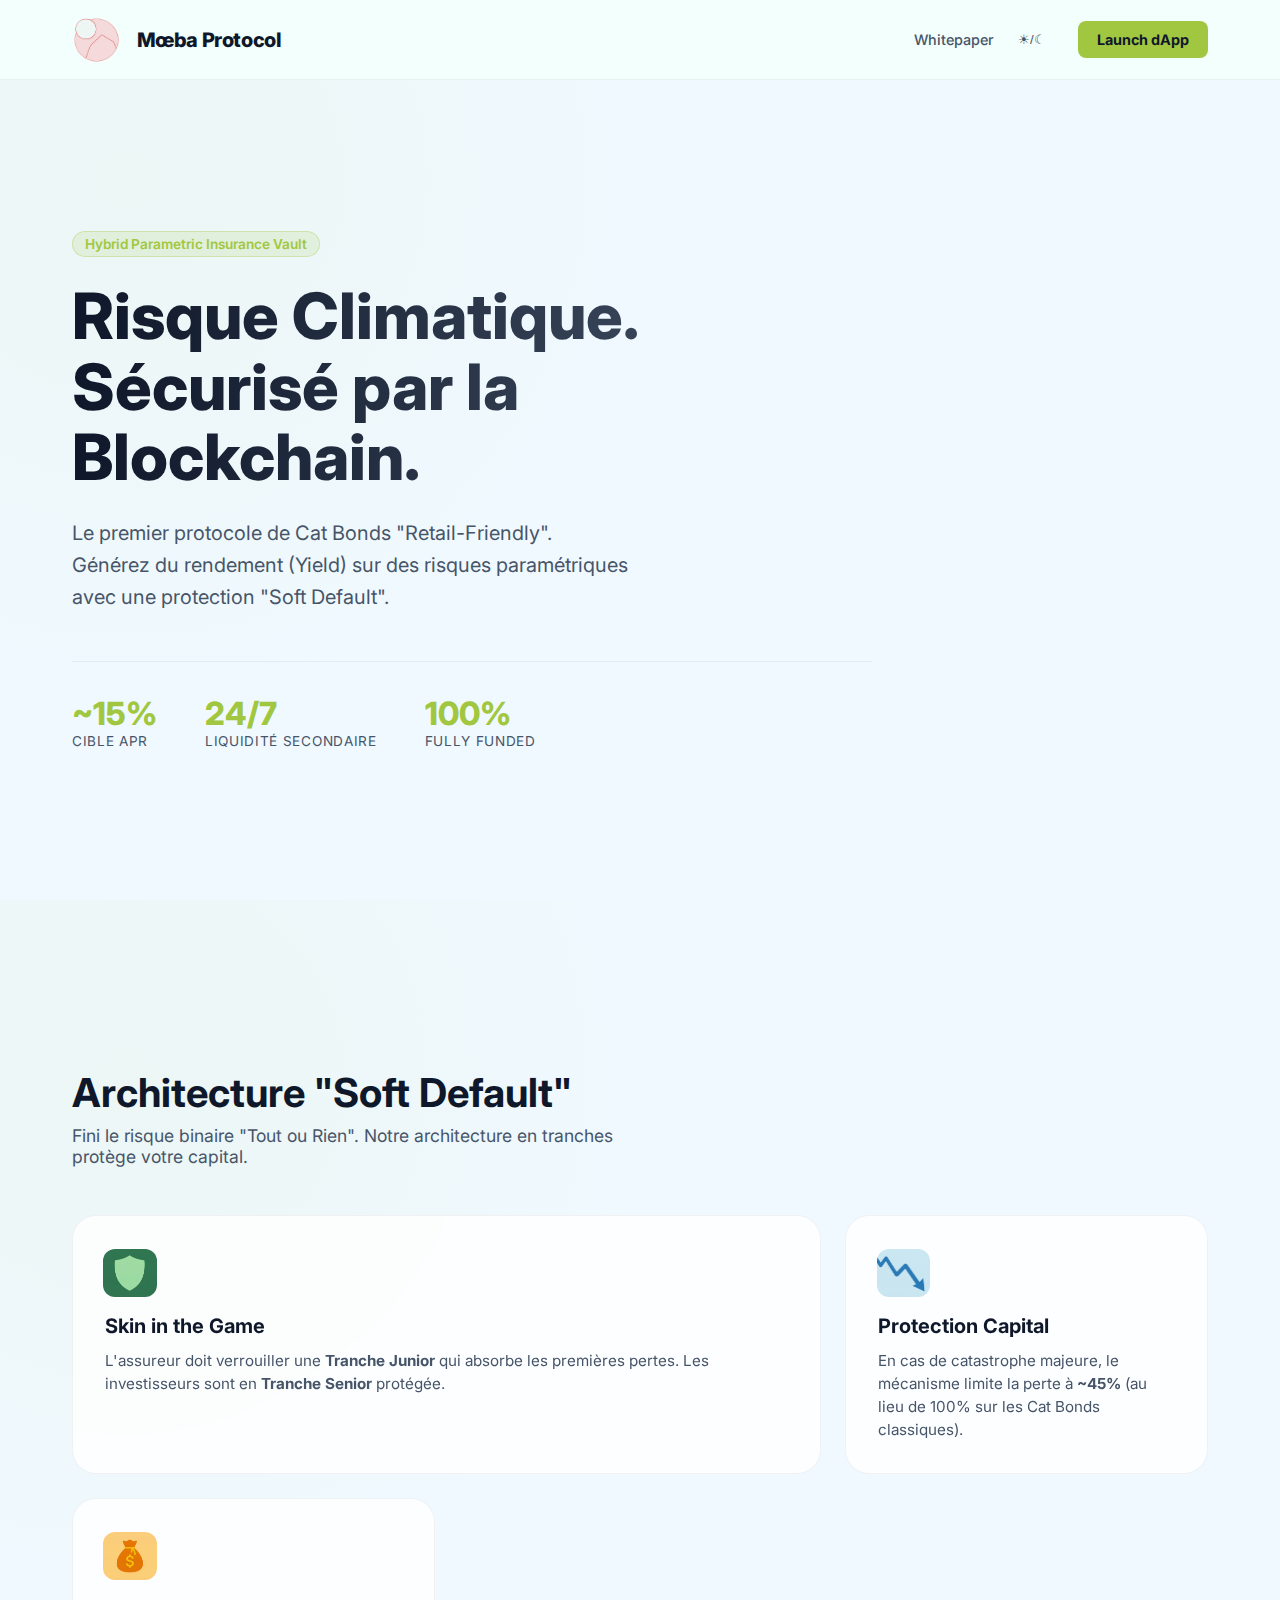
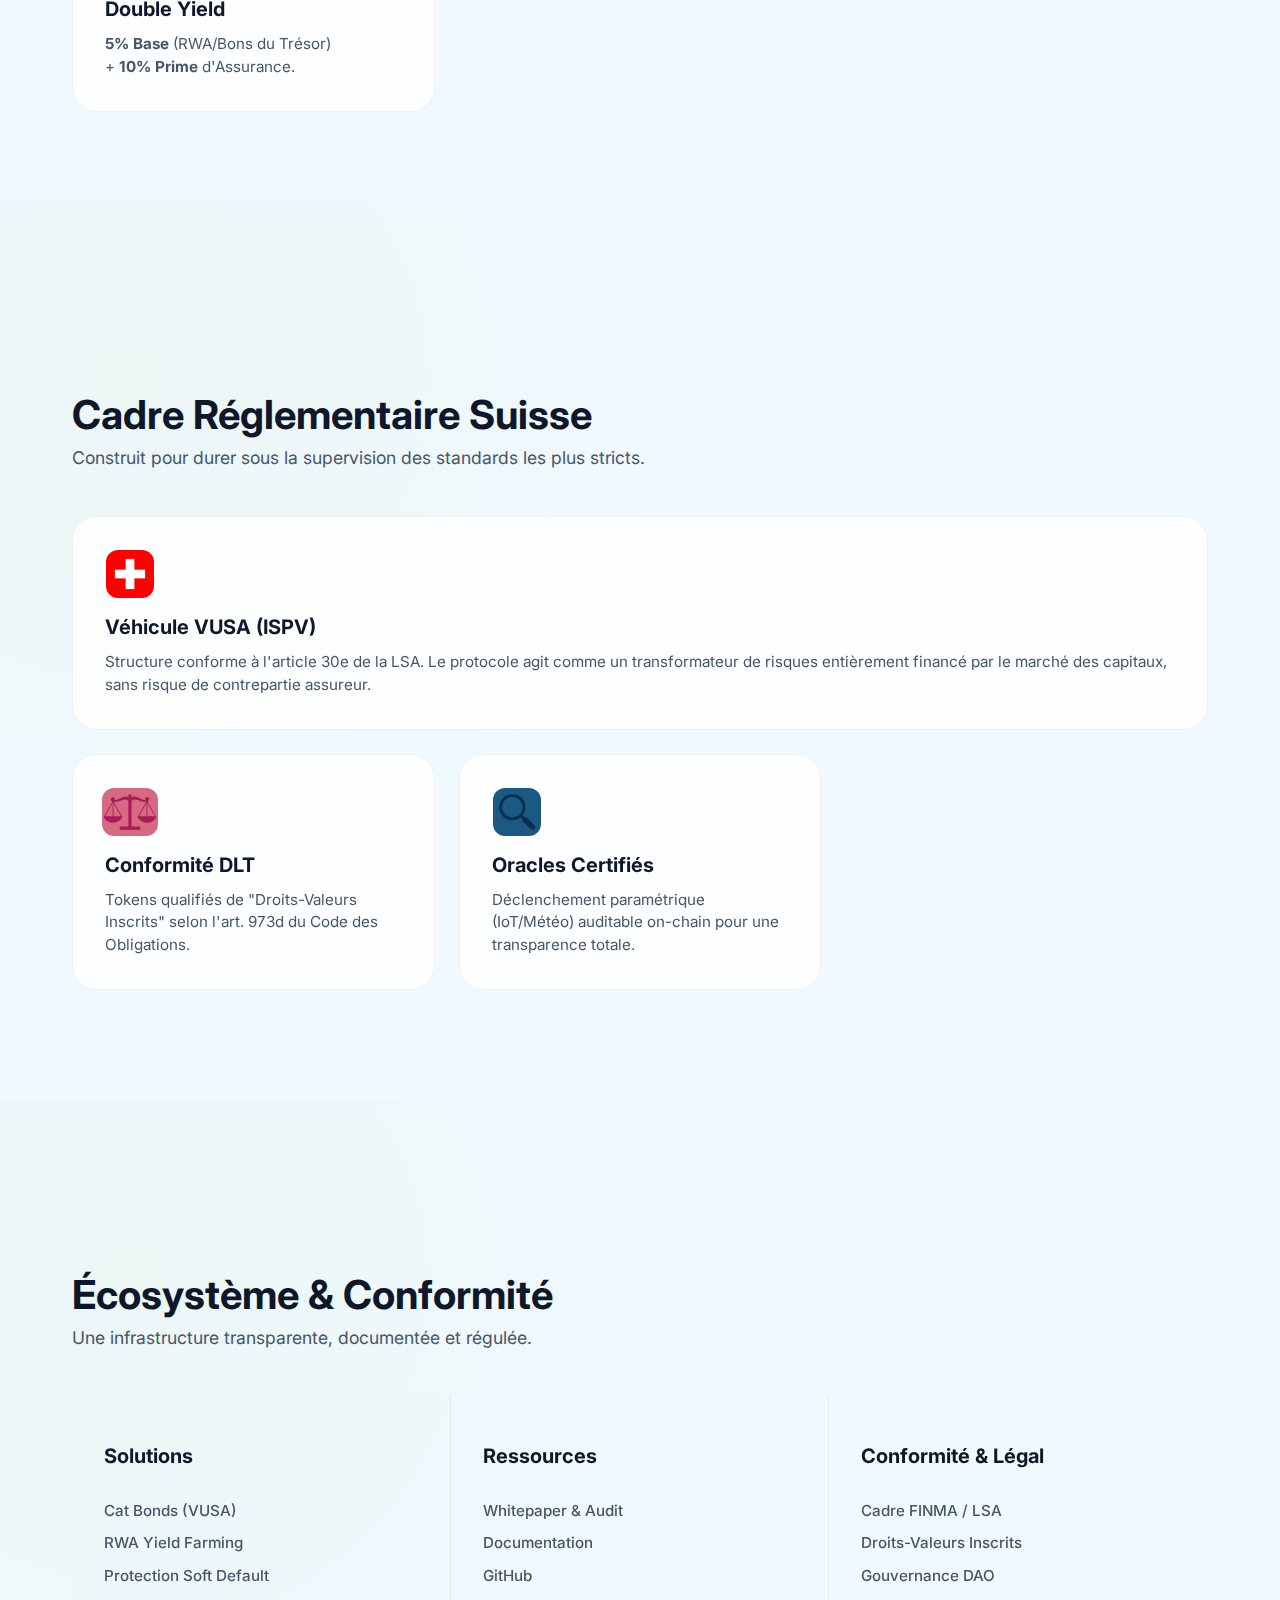
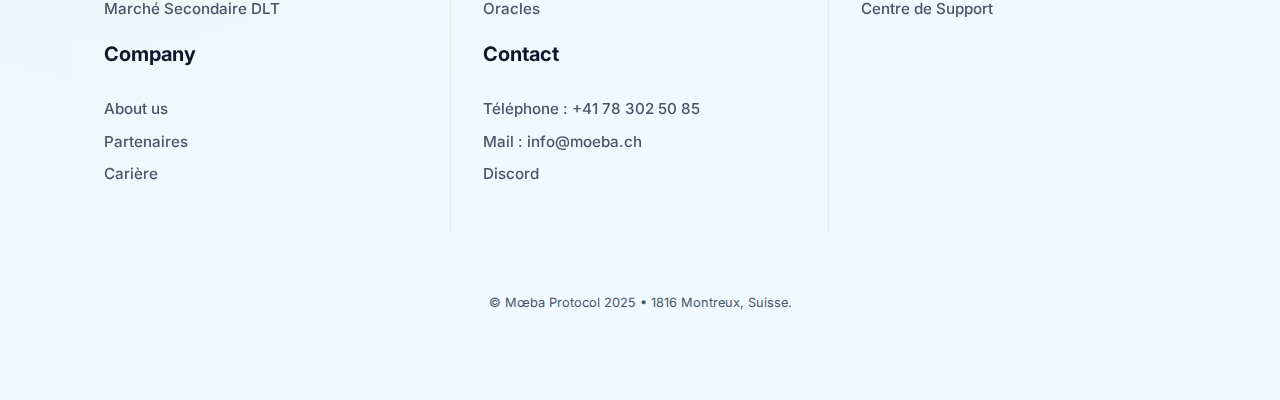
<file: index.html>
<!doctype html>
<html lang="fr">
    <head>
        <meta charset="utf-8">
        <meta name="viewport" content="width=device-width,initial-scale=1">
        <title>Mœba Protocol - Parametric Insurance</title>

        <!-- Favicon -->
        <link rel="icon" href="img/homeMadeLogo.png" type="image/jpeg">

        <!-- Fonts Google (Inter) -->
        <link rel="preconnect" href="https://fonts.googleapis.com">
        <link rel="preconnect" href="https://fonts.gstatic.com" crossorigin>
        <link href="https://fonts.googleapis.com/css2?family=Inter:wght@300;400;600;800&display=swap" rel="stylesheet">

        <link rel="stylesheet" href="static/css/index.css">
    </head>

    <body>
        <!-- Overlay pour l'effet modal -->
        <div class="modal-overlay" id="modalOverlay"></div>

        <!-- PAGE 1 : HERO & ACCROCHE -->
        <section class="page page-hero">
            <header class="site-header">
                <nav class="nav">
                    <div class="nav-brand">
                      <img src="img/homeMadeLogo.png" alt="MOEBA" class="logo-img"/>
                      <span class="logo-text">Mœba Protocol</span>
                    </div>
                    <div class="nav-actions">
                        <a class="nav-link" href="https://github.com/leobtlh/moeba_protocol/blob/main/doc/whitepaper.md">Whitepaper</a>
                        <button class="nav-btn-icon" id="themeSwitch">☀/☾</button>
                        <a class="btn-primary" href="app/app.html" target="_blank">Launch dApp</a>
                    </div>
                </nav>
            </header>

            <main class="content-wrapper">
                <div class="hero-content">
                    <div class="badge">Hybrid Parametric Insurance Vault</div>
                    <h1 class="main-title">Risque Climatique.<br>Sécurisé par la Blockchain.</h1>
                    <p class="subtitle">
                        Le premier protocole de Cat Bonds "Retail-Friendly".<br>
                        Générez du rendement (Yield) sur des risques paramétriques avec une protection "Soft Default".
                    </p>

                    <div class="stats-row">
                        <div class="stat-item">
                            <span class="stat-value">~15%</span>
                            <span class="stat-label">Cible APR</span>
                        </div>
                        <div class="stat-item">
                            <span class="stat-value">24/7</span>
                            <span class="stat-label">Liquidité Secondaire</span>
                        </div>
                        <div class="stat-item">
                            <span class="stat-value">100%</span>
                            <span class="stat-label">Fully Funded</span>
                        </div>
                    </div>
                </div>
            </main>
        </section>

        <!-- PAGE 2 : LE MÉCANISME (MATHS & README) -->
        <section class="page page-tech">
            <main class="content-wrapper">
                <h2 class="section-title">Architecture "Soft Default"</h2>
                <p class="section-desc">Fini le risque binaire "Tout ou Rien". Notre architecture en tranches protège votre capital.</p>

                <div class="bento-grid">
                    <!-- Carte 1 : Tranches -->
                    <article class="card card-large" data-card="1">
                        <div class="card-header">
                            <div class="card-icon"><img src="img/greenShield.png" alt="GREEN_SHIELD" class="logo-img"/></div>
                            <button class="close-btn" aria-label="Fermer">×</button>
                        </div>
                        <h3>Skin in the Game</h3>
                        <p>L'assureur doit verrouiller une <strong>Tranche Junior</strong> qui absorbe les premières pertes. Les investisseurs sont en <strong>Tranche Senior</strong> protégée.</p>

                        <!-- Détails cachés (Source: README.md / UserStories.md) -->
                        <div class="card-details">
                            <h4>Mécanisme de Tranches</h4>
                            <p>Pour aligner les intérêts, l'assureur (Sponsor) dépose <strong>10% du capital (4M$)</strong> en Tranche Junior. C'est du capital "First Loss".</p>
                            <p>Les investisseurs apportent les <strong>90% restants (36M$)</strong> en Tranche Senior. En cas de sinistre mineur, seule la part de l'assureur est touchée. Votre capital n'est entamé que si le sinistre dépasse le coussin de sécurité de l'assureur.</p>
                        </div>
                    </article>

                    <!-- Carte 2 : Simulation -->
                    <article class="card" data-card="2">
                        <div class="card-header">
                            <div class="card-icon"><img src="img/blueGraph.png" alt="BLUE_GRAPH" class="logo-img"/></div>
                            <button class="close-btn" aria-label="Fermer">×</button>
                        </div>
                        <h3>Protection Capital</h3>
                        <p>En cas de catastrophe majeure, le mécanisme limite la perte à <strong>~45%</strong> (au lieu de 100% sur les Cat Bonds classiques).</p>

                        <!-- Détails cachés (Source: Maths.md) -->
                        <div class="card-details">
                            <h4>Simulation de Sinistre (Soft Default)</h4>
                            <p>Exemple concret (Ouragan > Cat 4) :</p>
                            <ul>
                                <li>Sinistre à payer : <strong>20M$</strong></li>
                                <li>L'assureur paie les premiers <strong>4M$</strong>.</li>
                                <li>Reste à charge pour le pool investisseurs : <strong>16M$</strong>.</li>
                            </ul>
                            <p>Sur un pool de 36M$, cela représente une perte ("Haircut") de <strong>44.44%</strong>. Vous récupérez donc <strong>55.56%</strong> de votre mise, contrairement aux produits traditionnels où la perte serait totale.</p>
                        </div>
                    </article>

                    <!-- Carte 3 : Yield -->
                    <article class="card" data-card="3">
                        <div class="card-header">
                            <div class="card-icon"><img src="img/yellowGold.png" alt="YELLOW_GOLD" class="logo-img"/></div>
                            <button class="close-btn" aria-label="Fermer">×</button>
                        </div>
                        <h3>Double Yield</h3>
                        <p><strong>5% Base</strong> (RWA/Bons du Trésor)<br>+ <strong>10% Prime</strong> d'Assurance.</p>

                        <!-- Détails cachés (Source: README.md) -->
                        <div class="card-details">
                            <h4>Composition du Rendement</h4>
                            <p>Votre argent travaille deux fois :</p>
                            <ol>
                                <li><strong>Base Yield (RWA) :</strong> 80% des fonds du Vault sont placés en Bons du Trésor US (actifs sûrs), générant ~5% APR.</li>
                                <li><strong>Insurance Premium :</strong> L'assureur paie une prime pour sa couverture, ajoutant ~10% APR.</li>
                            </ol>
                            <p>Objectif total : <strong>~15% APR</strong> décorrélé des marchés crypto.</p>
                        </div>
                    </article>
                </div>
            </main>
        </section>

        <!-- PAGE 3 : RÉGULATION (VEILLE RÉGLEMENTAIRE) -->
        <section class="page page-trust">
            <main class="content-wrapper">
                <h2 class="section-title">Cadre Réglementaire Suisse</h2>
                <p class="section-desc">Construit pour durer sous la supervision des standards les plus stricts.</p>

                <div class="bento-grid">
                    <article class="card card-wide" data-card="4">
                        <div class="card-header">
                            <div class="card-icon"><img src="img/swissFlag.jpeg" alt="SWISS_FLAG" class="logo-img"/></div>
                            <button class="close-btn" aria-label="Fermer">×</button>
                        </div>
                        <h3>Véhicule VUSA (ISPV)</h3>
                        <p>Structure conforme à l'article 30e de la LSA. Le protocole agit comme un transformateur de risques entièrement financé par le marché des capitaux, sans risque de contrepartie assureur.</p>

                        <!-- Détails cachés (Source: VeilleRéglementaireFINMASuisseDeFi.md) -->
                        <div class="card-details">
                            <h4>Innovation Réglementaire (LSA Art. 30e)</h4>
                            <p>Le projet utilise le statut de <strong>Véhicule à Usage Spécifique d'Assurance (VUSA)</strong>. Contrairement à un assureur classique, le risque est financé à 100% par le collatéral déposé ("Fully Funded").</p>
                            <p>Cela élimine le risque de faillite de l'institution : l'argent pour payer les sinistres est déjà dans le Smart Contract.</p>
                        </div>
                    </article>

                    <article class="card" data-card="5">
                        <div class="card-header">
                            <div class="card-icon"><img src="img/pinkLaw.png" alt="PINK_LAW" class="logo-img"/></div>
                            <button class="close-btn" aria-label="Fermer">×</button>
                        </div>
                        <h3>Conformité DLT</h3>
                        <p>Tokens qualifiés de "Droits-Valeurs Inscrits" selon l'art. 973d du Code des Obligations.</p>

                        <!-- Détails cachés (Source: Veille Réglementaire) -->
                        <div class="card-details">
                            <h4>Tokens = Titres Légaux</h4>
                            <p>Grâce à la Loi DLT suisse, les tokens émis par le Vault ne sont pas de simples jetons utilitaires, mais des <strong>Droits-Valeurs Inscrits</strong>.</p>
                            <p>La blockchain fait foi de registre de propriété. Le transfert du token équivaut juridiquement au transfert de la créance, sans papier ni notaire.</p>
                        </div>
                    </article>

                    <article class="card" data-card="6">
                        <div class="card-header">
                            <div class="card-icon"><img src="img/blueLoop.png" alt="BLUE_LOOP" class="logo-img"/></div>
                            <button class="close-btn" aria-label="Fermer">×</button>
                        </div>
                        <h3>Oracles Certifiés</h3>
                        <p>Déclenchement paramétrique (IoT/Météo) auditable on-chain pour une transparence totale.</p>

                        <!-- Détails cachés (Source: UserStories.md) -->
                        <div class="card-details">
                            <h4>Automatisation & Transparence</h4>
                            <p>Le paiement ne dépend pas d'un expert humain. Il est déclenché par des données :</p>
                            <ul>
                                <li>Vitesse du vent > 250km/h</li>
                                <li>Magnitude sismique</li>
                            </ul>
                            <p>Le système agrège <strong>3 sources indépendantes</strong> pour éviter toute manipulation. Si le seuil est franchi, le Smart Contract exécute le paiement instantanément.</p>
                        </div>
                    </article>
                </div>
            </main>
        </section>

        <!-- PAGE 4 : APP && MENU () -->
        <section class="page page-trust">
            <main class="content-wrapper">
                <h2 class="section-title">Écosystème & Conformité</h2>
                <p class="section-desc">Une infrastructure transparente, documentée et régulée.</p>

                <!-- Structure en colonnes séparées par des barres verticales -->
                <div class="links-container">

                    <!-- Colonne 1 : Solutions -->
                    <div class="link-col">
                        <h3>Solutions</h3>
                        <ul class="link-list">
                            <li><a href="#">Cat Bonds (VUSA)</a></li>
                            <li><a href="#">RWA Yield Farming</a></li>
                            <li><a href="#">Protection Soft Default</a></li>
                            <li><a href="#">Marché Secondaire DLT</a></li>
                        </ul>
                        <h3>Company</h3>
                        <ul class="link-list">
                            <li><a href="#">About us</a></li>
                            <li><a href="#">Partenaires</a></li>
                            <li><a href="#">Carière</a></li>
                        </ul>
                    </div>

                    <!-- Colonne 2 : Ressources -->
                    <div class="link-col">
                        <h3>Ressources</h3>
                        <ul class="link-list">
                            <li><a href="#">Whitepaper & Audit</a></li>
                            <li><a href="#">Documentation</a></li>
                            <li><a href="https://github.com/leobtlh/moeba_protocol/tree/main">GitHub</a></li>
                            <li><a href="#">Oracles</a></li>
                        </ul>
                        <h3>Contact</h3>
                        <ul class="link-list">
                            <li><a href="#">Téléphone : +41 78 302 50 85</a></li>
                            <li><a href="#">Mail : info@moeba.ch</a></li>
                            <li><a href="#">Discord</a></li>
                        </ul>
                    </div>

                    <!-- Colonne 3 : Company & Compliance -->
                    <div class="link-col">
                        <h3>Conformité & Légal</h3>
                        <ul class="link-list">
                            <li><a href="#">Cadre FINMA / LSA</a></li>
                            <li><a href="#">Droits-Valeurs Inscrits</a></li>
                            <li><a href="#">Gouvernance DAO</a></li>
                            <li><a href="#">Centre de Support</a></li>
                        </ul>
                    </div>

                </div>

                <footer class="site-footer">
                    <p>© Mœba Protocol 2025 • 1816 Montreux, Suisse.</p>
                </footer>
            </main>
        </section>

        <script src="static/js/index.js"></script>
    </body>
</html>
</file>
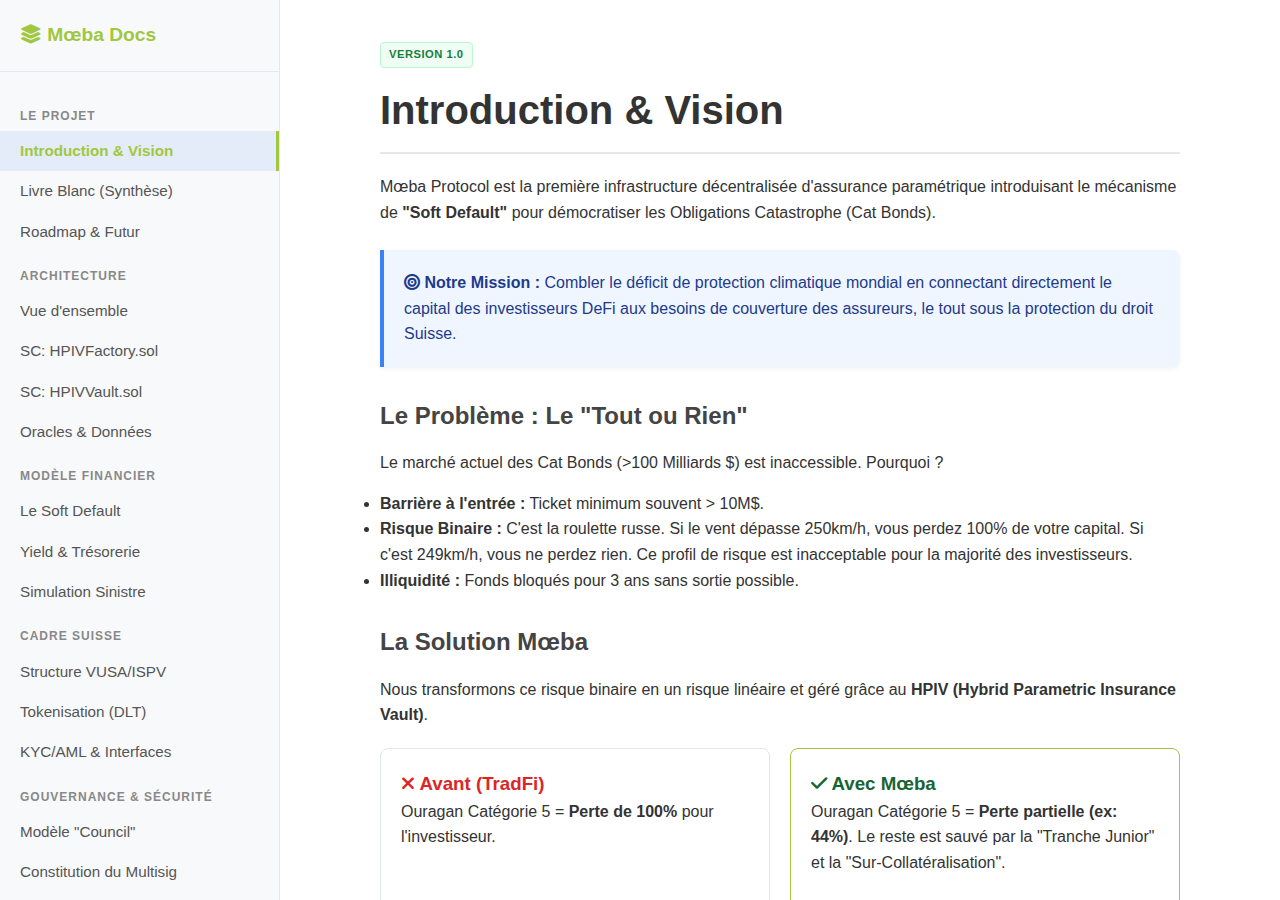
<file: documentation/index.html>
<!DOCTYPE html>
<html lang="fr">
<head>
    <meta charset="UTF-8">
    <meta name="viewport" content="width=device-width, initial-scale=1.0">
    <title>Documentation Moeba</title>
    <link rel="icon" href="../img/homeMadeLogo.png" type="image/png">

    <!-- Lien vers le fichier CSS existant -->
    <link rel="stylesheet" href="static/css/index.css">

    <!-- FontAwesome pour l'esthétique -->
    <link rel="stylesheet" href="https://cdnjs.cloudflare.com/ajax/libs/font-awesome/6.4.0/css/all.min.css">

</head>
<body>

    <button class="mobile-menu-toggle" id="menu-toggle"><i class="fa-solid fa-bars"></i> Menu</button>

    <!-- =========================
         SIDEBAR (NAVIGATION)
         ========================= -->
    <nav class="sidebar" id="sidebar">
        <div class="sidebar-header">
            <i class="fa-solid fa-layer-group"></i> Mœba Docs
        </div>
        <div class="sidebar-nav">
            <ul>
                <!-- 1. VISION & PROJET -->
                <li><div class="category-title">Le Projet</div></li>
                <li><a href="#" class="nav-link active" data-target="intro">Introduction & Vision</a></li>
                <li><a href="#" class="nav-link" data-target="whitepaper-summary">Livre Blanc (Synthèse)</a></li>
                <li><a href="#" class="nav-link" data-target="roadmap">Roadmap & Futur</a></li>

                <!-- 2. ARCHITECTURE TECHNIQUE -->
                <li><div class="category-title">Architecture</div></li>
                <li><a href="#" class="nav-link" data-target="arch-overview">Vue d'ensemble</a></li>
                <li><a href="#" class="nav-link" data-target="sc-factory">SC: HPIVFactory.sol</a></li>
                <li><a href="#" class="nav-link" data-target="sc-vault">SC: HPIVVault.sol</a></li>
                <li><a href="#" class="nav-link" data-target="oracles">Oracles & Données</a></li>

                <!-- 3. FINANCE & MATHS -->
                <li><div class="category-title">Modèle Financier</div></li>
                <li><a href="#" class="nav-link" data-target="soft-default">Le Soft Default</a></li>
                <li><a href="#" class="nav-link" data-target="yield-strategy">Yield & Trésorerie</a></li>
                <li><a href="#" class="nav-link" data-target="simulation">Simulation Sinistre</a></li>

                <!-- 4. LÉGAL & CONFORMITÉ -->
                <li><div class="category-title">Cadre Suisse</div></li>
                <li><a href="#" class="nav-link" data-target="legal-struct">Structure VUSA/ISPV</a></li>
                <li><a href="#" class="nav-link" data-target="legal-token">Tokenisation (DLT)</a></li>
                <li><a href="#" class="nav-link" data-target="compliance">KYC/AML & Interfaces</a></li>

                <!-- 5. GOUVERNANCE (NOUVEAU) -->
                <li><div class="category-title">Gouvernance & Sécurité</div></li>
                <li><a href="#" class="nav-link" data-target="gov-model">Modèle "Council"</a></li>
                <li><a href="#" class="nav-link" data-target="gov-multisig">Constitution du Multisig</a></li>
                <li><a href="#" class="nav-link" data-target="gov-timelock">Timelock & Veto</a></li>

                <!-- 6. GUIDES UTILISATEURS -->
                <li><div class="category-title">Guides</div></li>
                <li><a href="#" class="nav-link" data-target="guide-investor">Investisseurs</a></li>
                <li><a href="#" class="nav-link" data-target="guide-insurer">Assureurs</a></li>
            </ul>
        </div>
    </nav>

    <!-- =========================
         CONTENU PRINCIPAL
         ========================= -->
    <main class="main-content">
        <div class="content-container">

            <!-- =================================================================
                 SECTION 1: LE PROJET
            ================================================================= -->

            <article id="intro" class="doc-section active">
                <span class="badge badge-infra">Version 1.0</span>
                <h1>Introduction & Vision</h1>
                <p class="lead">Mœba Protocol est la première infrastructure décentralisée d'assurance paramétrique introduisant le mécanisme de <strong>"Soft Default"</strong> pour démocratiser les Obligations Catastrophe (Cat Bonds).</p>

                <div class="callout callout-info">
                    <i class="fa-solid fa-bullseye"></i> <strong>Notre Mission :</strong> Combler le déficit de protection climatique mondial en connectant directement le capital des investisseurs DeFi aux besoins de couverture des assureurs, le tout sous la protection du droit Suisse.
                </div>

                <h2>Le Problème : Le "Tout ou Rien"</h2>
                <p>Le marché actuel des Cat Bonds (>100 Milliards $) est inaccessible. Pourquoi ?</p>
                <ul>
                    <li><strong>Barrière à l'entrée :</strong> Ticket minimum souvent > 10M$.</li>
                    <li><strong>Risque Binaire :</strong> C'est la roulette russe. Si le vent dépasse 250km/h, vous perdez 100% de votre capital. Si c'est 249km/h, vous ne perdez rien. Ce profil de risque est inacceptable pour la majorité des investisseurs.</li>
                    <li><strong>Illiquidité :</strong> Fonds bloqués pour 3 ans sans sortie possible.</li>
                </ul>

                <h2>La Solution Mœba</h2>
                <p>Nous transformons ce risque binaire en un risque linéaire et géré grâce au <strong>HPIV (Hybrid Parametric Insurance Vault)</strong>.</p>
                <div style="display: grid; grid-template-columns: 1fr 1fr; gap: 20px; margin-top: 20px;">
                    <div style="background: white; padding: 20px; border-radius: 8px; border: 1px solid #e2e8f0;">
                        <h3 style="margin-top:0; color:#dc2626;"><i class="fa-solid fa-xmark"></i> Avant (TradFi)</h3>
                        <p>Ouragan Catégorie 5 = <strong>Perte de 100%</strong> pour l'investisseur.</p>
                    </div>
                    <div style="background: white; padding: 20px; border-radius: 8px; border: 1px solid #A1C740;">
                        <h3 style="margin-top:0; color:#166534;"><i class="fa-solid fa-check"></i> Avec Mœba</h3>
                        <p>Ouragan Catégorie 5 = <strong>Perte partielle (ex: 44%)</strong>. Le reste est sauvé par la "Tranche Junior" et la "Sur-Collatéralisation".</p>
                    </div>
                </div>
            </article>

            <article id="whitepaper-summary" class="doc-section">
                <h1>Livre Blanc (Synthèse)</h1>
                <p>Basé sur le fichier <code>whitepaper.md</code>, voici les piliers fondamentaux du protocole.</p>

                <h3>1. Le concept de HPIV (Hybrid Parametric Insurance Vault)</h3>
                <p>Chaque "Vault" est un Smart Contract autonome qui sécurise un risque spécifique (ex: "Florida Wind 2026"). Il est "Hybride" car il mélange deux sources de capital :</p>
                <ul>
                    <li><strong>Junior Tranche (First Loss) :</strong> Apportée par l'Assureur. C'est le bouclier qui protège les investisseurs.</li>
                    <li><strong>Senior Tranche :</strong> Apportée par les Investisseurs. Elle génère du rendement et n'est touchée qu'en dernier recours.</li>
                </ul>

                <h3>2. Modèle Économique (Double Yield)</h3>
                <p>Les investisseurs ne parient pas seulement sur l'absence de catastrophe. Ils gagnent un rendement composé :</p>
                <table class="tech-table">
                    <tr>
                        <th>Source</th>
                        <th>Estimation APR</th>
                        <th>Origine</th>
                    </tr>
                    <tr>
                        <td><strong>Prime d'Assurance</strong></td>
                        <td>10% - 15%</td>
                        <td>Payée par l'assureur pour acheter la protection.</td>
                    </tr>
                    <tr>
                        <td><strong>RWA Yield</strong></td>
                        <td>~5%</td>
                        <td>Généré par le placement de 80% du collatéral en Bons du Trésor US (via stratégie DeFi).</td>
                    </tr>
                    <tr>
                        <td><strong>TOTAL</strong></td>
                        <td><strong>~15% - 20%</strong></td>
                        <td>Rendement cible décorrélé des marchés crypto.</td>
                    </tr>
                </table>
            </article>

            <article id="roadmap" class="doc-section">
                <h1>Roadmap & Futur</h1>
                <p>Le développement suit un calendrier strict aligné sur les réformes réglementaires suisses.</p>

                <div class="timeline-item">
                    <div class="timeline-date">Q3 2025</div>
                    <div class="timeline-content">Finalisation des Smart Contracts & Audit de Sécurité (Certik/OpenZeppelin).</div>
                </div>
                <div class="timeline-item">
                    <div class="timeline-date">Q4 2025</div>
                    <div class="timeline-content">Lancement Testnet (Base Sepolia) avec Oracles Chainlink simulés. Validation du modèle mathématique.</div>
                </div>
                <div class="timeline-item">
                    <div class="timeline-date">Q1 2026</div>
                    <div class="timeline-content"><strong>Mainnet Launch V1.</strong> Premier Vault Pilote ("Florida Wind") sous exemption réglementaire.</div>
                </div>
                <div class="timeline-item">
                    <div class="timeline-date">Q2 2026</div>
                    <div class="timeline-content">Intégration des nouvelles licences "Institution Crypto" (Fin 2025) pour supprimer le plafond de 100M CHF.</div>
                </div>
                <div class="timeline-item">
                    <div class="timeline-date">Q4 2026</div>
                    <div class="timeline-content">Gouvernance DAO complète & Marché Secondaire pour les tokens de Vaults.</div>
                </div>
            </article>


            <!-- =================================================================
                 SECTION 2: ARCHITECTURE
            ================================================================= -->

            <article id="arch-overview" class="doc-section">
                <span class="badge badge-infra">Infrastructure</span>
                <h1>Vue d'ensemble de l'Architecture</h1>
                <p>Mœba est construit sur une architecture EVM (Ethereum Virtual Machine) modulaire. Le système est conçu pour être "Trustless" (sans tiers de confiance) pour l'exécution, mais "Permissioned" (contrôlé) pour la création et la conformité.</p>

                <h3>Diagramme de Flux de Données</h3>
                <div class="ascii-art">
   ACTEURS               SMART CONTRACTS                EXTERNE
   -------               ---------------                -------

1. Assureur  -----> [ HPIVFactory.sol ]
   (Sponsor)         |
                     +---> Création Vault "Clone"
                           |
2. Investisseur ---------> [ HPIVVault.sol ] <------- 3. Oracle (Chainlink/API)
   (Liq. Provider)         | (ERC-4626)               (Météo / Séisme)
                           |
                           +-- [ Strategy Adapter ] --> 4. DeFi / RWA
                                                        (Aave / Ondo)
                </div>
            </article>

            <article id="sc-factory" class="doc-section">
                <span class="badge badge-sol">Solidity</span>
                <h1>Analyse : HPIVFactory.sol</h1>
                <p>Ce contrat est la "porte d'entrée" sécurisée du protocole. Il empêche la création de vaults frauduleux.</p>

                <h3>Rôles & Sécurité</h3>
                <ul>
                    <li><strong>Owner :</strong> L'équipe Mœba (ou DAO future). Peut gérer la whitelist.</li>
                    <li><strong>Insurer Whitelist :</strong> Seules les adresses validées (KYB - Know Your Business) peuvent appeler la fonction <code>createVault</code>.</li>
                </ul>

                <h3>Fonction Critique : <code>createVault</code></h3>
                <p>Elle déploie une nouvelle instance de Vault avec des paramètres immuables. Cela garantit que les règles du jeu ne peuvent pas changer en cours de route.</p>
                <pre><code class="language-solidity">function createVault(
    IERC20 _asset,        // ex: USDC
    address _compliance,  // Module de conformité
    uint256 _capTotal,    // Capacité Max
    uint256 _maxCoverage, // Montant assuré
    ...
) external returns (address) {
    require(isWhitelistedInsurer[msg.sender], "Unauthorized");
    // Déploiement...
}</code></pre>
            </article>

            <article id="sc-vault" class="doc-section">
                <span class="badge badge-sol">Solidity</span> <span class="badge badge-infra">ERC-4626</span>
                <h1>Analyse : HPIVVault.sol</h1>
                <p>C'est le cœur du système. Il hérite du standard <strong>ERC-4626 (Tokenized Vault)</strong>, ce qui signifie que les parts du vault sont elles-mêmes des tokens ERC-20 composables.</p>

                <h3>Variables d'État Critiques</h3>
                <table class="tech-table">
                    <tr>
                        <th>Variable</th>
                        <th>Rôle</th>
                        <th>Impact Sécurité</th>
                    </tr>
                    <tr>
                        <td class="var-name">insurerJuniorCapital</td>
                        <td>Capital "First Loss" de l'assureur.</td>
                        <td>Si ce montant est > 0, les investisseurs sont protégés pour les petits sinistres.</td>
                    </tr>
                    <tr>
                        <td class="var-name">insurerPremiumPaid</td>
                        <td>Réserve de Prime (Yield).</td>
                        <td>Sanctuarisée. Elle ne peut JAMAIS être utilisée pour payer un sinistre.</td>
                    </tr>
                    <tr>
                        <td class="var-name">isCatastropheTriggered</td>
                        <td>Booléen d'état.</td>
                        <td>Une fois à <code>true</code>, le vault se verrouille et passe en mode "Remboursement".</td>
                    </tr>
                </table>

                <h3>Fonction Critique : <code>triggerCatastrophe</code></h3>
                <p>C'est ici que le "Soft Default" est calculé on-chain.</p>
                <div class="callout callout-warn">
                    <strong>Sécurité :</strong> Cette fonction est protégée par <code>onlyRole(ORACLE_ROLE)</code>. Seuls les nœuds oracles certifiés peuvent l'appeler.
                </div>
                <pre><code class="language-solidity">function triggerCatastrophe(uint256 measuredValue) external onlyRole(ORACLE_ROLE) {
    // 1. Calcul du montant du sinistre
    // 2. Absorption par le Junior Capital
    // 3. Calcul du ratio de perte pour les Seniors
    // 4. Emergency Unwind (Rappel des fonds investis en RWA)
}</code></pre>
            </article>

            <article id="oracles" class="doc-section">
                <span class="badge badge-infra">Data</span>
                <h1>Oracles & Données</h1>
                <p>La promesse de l'assurance paramétrique repose sur la donnée. Si la donnée est fausse, le contrat échoue.</p>

                <h3>Stratégie Multi-Sources (Consensus)</h3>
                <p>Pour éviter la manipulation (ex: pirater une sonde météo), le protocole agrège 3 sources :</p>
                <ol>
                    <li><strong>Primaire :</strong> NOAA (National Oceanic and Atmospheric Administration).</li>
                    <li><strong>Secondaire :</strong> ECMWF (European Centre for Medium-Range Weather Forecasts).</li>
                    <li><strong>Tertiaire :</strong> Données IoT locales (si disponibles).</li>
                </ol>
                <p>Le déclenchement (Trigger) nécessite une validation par au moins 2 sources sur 3.</p>
            </article>


            <!-- =================================================================
                 SECTION 3: FINANCE & MATHS
            ================================================================= -->

            <article id="soft-default" class="doc-section">
                <span class="badge badge-math">Mathématiques</span>
                <h1>Le Mécanisme de Soft Default</h1>
                <p>Contrairement aux Cat Bonds classiques, Mœba utilise une "Waterfall" (cascade) de paiement pour amortir le choc.</p>

                <h3>La Formule de la Cascade</h3>
                <div class="formula-box">
                    Payout = min(RiskCapital, ActualClaim)<br><br>
                    Perte_Junior = min(JuniorCapital, Payout)<br><br>
                    Perte_Senior = Payout - Perte_Junior
                </div>

                <p>Si la catastrophe coûte 3M$ et que l'assureur a mis 4M$ en Junior, alors <strong>Perte_Senior = 0</strong>. Les investisseurs ne paient rien.</p>
            </article>

            <article id="yield-strategy" class="doc-section">
                <span class="badge badge-math">Finance</span>
                <h1>Yield & Gestion de Trésorerie</h1>
                <p>Pour maximiser le rendement (US Story 5), l'argent ne dort pas.</p>

                <h3>Allocation Dynamique (80/20)</h3>
                <ul>
                    <li><strong>20% (Cash Buffer) :</strong> Gardé liquide dans le Smart Contract pour les retraits rapides et les petits sinistres.</li>
                    <li><strong>80% (Invested Float) :</strong> Envoyé via un adaptateur vers des actifs RWA (Bons du Trésor) ou DeFi Blue-Chip (Aave).</li>
                </ul>

                <h3>Protection du Yield</h3>
                <div class="callout callout-success">
                    <strong>Principe Clé :</strong> La réserve de prime (payée par l'assureur) est exclue du calcul des pertes. Même en cas de catastrophe totale, l'investisseur reçoit son rendement accumulé.
                </div>
            </article>

            <article id="simulation" class="doc-section">
                <span class="badge badge-math">Simulation</span>
                <h1>Simulation de Sinistre</h1>
                <p>Démonstration chiffrée basée sur <code>Maths.md</code>.</p>

                <h3>Scénario : L'Ouragan "Milton" (Fictif)</h3>
                <p>Un investisseur dépose <strong>10,000 USDC</strong> dans le Vault.</p>

                <table class="tech-table">
                    <tr>
                        <th>Paramètre</th>
                        <th>Valeur Vault</th>
                    </tr>
                    <tr>
                        <td>Capacité Totale</td>
                        <td>40,000,000 USDC</td>
                    </tr>
                    <tr>
                        <td>Junior Capital (Assureur)</td>
                        <td>4,000,000 USDC (10%)</td>
                    </tr>
                    <tr>
                        <td>Senior Capital (Investisseurs)</td>
                        <td>36,000,000 USDC</td>
                    </tr>
                </table>

                <h3>L'Événement</h3>
                <p>L'oracle valide des vents à 260 km/h. Dommages estimés : <strong>5,000,000 USDC</strong>.</p>

                <h3>Le Calcul (Qui paie quoi ?)</h3>
                <ol>
                    <li><strong>Assureur :</strong> Paie les premiers 4,000,000 USDC. (Son capital est anéanti).</li>
                    <li><strong>Reste à charge :</strong> 1,000,000 USDC.</li>
                    <li><strong>Investisseurs :</strong> Paient collectivement 1,000,000 sur leurs 36,000,000.</li>
                </ol>

                <div class="formula-box">
                    Haircut % = 1,000,000 / 36,000,000 = <strong>2.77%</strong>
                </div>

                <h3>Résultat pour l'investisseur</h3>
                <p>Sur ses 10,000 USDC :</p>
                <ul>
                    <li>Il perd 277 USDC (Capital).</li>
                    <li>Il a gagné ~500 USDC de rendement (Prime + RWA).</li>
                    <li><strong>Net : +223 USDC.</strong> Il reste positif malgré la catastrophe.</li>
                </ul>
            </article>


            <!-- =================================================================
                 SECTION 4: LÉGAL
            ================================================================= -->

            <article id="legal-struct" class="doc-section">
                <span class="badge badge-legal">Réglementation</span>
                <h1>Structure VUSA (ISPV)</h1>
                <p>L'innovation de Mœba repose sur l'utilisation du cadre suisse des <strong>VUSA (Véhicules à Usage Spécifique d'Assurance)</strong>, modernisé par la révision de la LSA en 2024.</p>

                <h3>Pourquoi pas un Fonds (LPCC) ?</h3>
                <p>Un fonds de placement traditionnel (LPCC) est lourd et lent. Le VUSA est un véhicule de titrisation.</p>
                <ul>
                    <li><strong>Avantage Capital :</strong> Exigence de fonds propres réduite (souvent 100k CHF) car le véhicule est "Fully Funded" (pas de risque de crédit).</li>
                    <li><strong>Ségrégation :</strong> Chaque Vault est un compartiment étanche. La faillite d'un vault n'affecte pas les autres.</li>
                </ul>
            </article>

            <article id="legal-token" class="doc-section">
                <span class="badge badge-legal">Droit DLT</span>
                <h1>Tokenisation & Droit DLT</h1>
                <p>Les tokens émis par Mœba ne sont pas de simples jetons utilitaires. Ce sont des <strong>Droits-Valeurs Inscrits (Registerwertrechte)</strong> selon l'Art. 973d du Code des Obligations.</p>

                <div class="callout callout-info">
                    <strong>Implication Juridique :</strong> La blockchain est le registre légal. Transférer le token équivaut juridiquement à céder la créance de dette. Cela offre une sécurité absolue aux institutionnels.
                </div>
            </article>

            <article id="compliance" class="doc-section">
                <span class="badge badge-legal">Conformité</span>
                <h1>KYC/AML & Interfaces</h1>
                <p>Bien que décentralisé, Mœba respecte les règles suisses contre le blanchiment d'argent (LBA).</p>

                <h3>Responsabilité de l'Interface (Frontend)</h3>
                <p>Selon les directives FINMA (2025), l'opérateur du frontend (<code>app.html</code>) est responsable si :</p>
                <ul>
                    <li>Il facilite l'échange.</li>
                    <li>Le volume dépasse 1,000 CHF par mois par utilisateur.</li>
                </ul>

                <h3>Solution Technique</h3>
                <p>Le Frontend intègre un module de vérification d'identité automatisé. Seules les adresses ayant un "Soulbound Token" de conformité (KYC validé) peuvent interagir avec les smart contracts.</p>
            </article>


            <!-- =================================================================
                 SECTION 5: GOUVERNANCE (NOUVEAU)
            ================================================================= -->

            <article id="gov-model" class="doc-section">
                <span class="badge badge-gov">Modèle Conseil</span>
                <h1>Gouvernance par Représentation (Tokenless)</h1>
                <p class="lead">Pour éviter les écueils de la "gouvernance tokenisée" (spéculation, centralisation des baleines, qualification en titre financier), Mœba adopte une gouvernance basée sur la <strong>réputation et l'équilibre des pouvoirs</strong>.</p>

                <div class="callout callout-success">
                    <i class="fa-solid fa-check"></i> <strong>Philosophie :</strong> Au lieu de "1 Token = 1 Vote", nous utilisons "1 Siège = 1 Intérêt". Cela garantit que chaque partie prenante (Assureurs, Investisseurs, Sécurité) a un droit de veto.
                </div>
            </article>

            <article id="gov-multisig" class="doc-section">
                <span class="badge badge-gov">On-Chain</span>
                <h1>La Constitution du Multisig (3-sur-5)</h1>
                <p>Le <code>DAO_ROLE</code> du protocole est détenu par un Gnosis Safe contrôlé par 5 entités distinctes. 3 signatures sont requises pour toute action.</p>

                <div class="gov-grid">
                    <div class="gov-seat core">
                        <i class="fa-solid fa-code"></i>
                        <h4>1. Core Team</h4>
                        <p>Responsable Technique. Propose les mises à jour et correctifs.</p>
                    </div>
                    <div class="gov-seat">
                        <i class="fa-solid fa-building-shield"></i>
                        <h4>2. Siège Assureur</h4>
                        <p>Représentant des Sponsors (ex: Swiss Re). Veille à la justesse des triggers.</p>
                    </div>
                    <div class="gov-seat">
                        <i class="fa-solid fa-money-bill-trend-up"></i>
                        <h4>3. Siège Investisseur</h4>
                        <p>Représentant des apporteurs de liquidité (ex: Fonds DeFi). Protège le capital Senior.</p>
                    </div>
                    <div class="gov-seat">
                        <i class="fa-solid fa-shield-halved"></i>
                        <h4>4. Siège Sécurité</h4>
                        <p>Auditeur tiers (ex: OpenZeppelin). Bloque les changements de code risqués.</p>
                    </div>
                    <div class="gov-seat">
                        <i class="fa-solid fa-scale-balanced"></i>
                        <h4>5. Siège Légal</h4>
                        <p>Expert juridique suisse. Assure la conformité continue avec la FINMA.</p>
                    </div>
                </div>

                <h3 style="margin-top:20px;">Comment sont-ils choisis ?</h3>
                <p>Les membres sont sélectionnés via un processus de <strong>"Proof of Reputation"</strong>. Leurs adresses sont publiques (doxxées). Ils signent un accord légal (Off-chain) s'engageant à agir dans l'intérêt du protocole, sous peine de poursuites juridiques en Suisse.</p>
            </article>

            <article id="gov-timelock" class="doc-section">
                <span class="badge badge-gov">Sécurité Ultime</span>
                <h1>Timelock & Droit de Sortie</h1>
                <p>Pour garantir que ce "Conseil" ne devienne pas tyrannique, nous implémentons un garde-fou technologique inviolable : le <strong>Timelock</strong>.</p>

                <h3>Le Délai de 48 Heures</h3>
                <p>Même si le Multisig signe une transaction (ex: changer la stratégie d'investissement), celle-ci n'est pas exécutée immédiatement.</p>
                <div class="ascii-art">
   [ Multisig 3/5 Signe ] ---> [ TIMELOCK CONTRACT ] ---> [ Attente 48H ] ---> [ Exécution ]
                                        |
                                        +---> Investisseurs mécontents
                                              peuvent retirer leurs fonds (Exit)
                                              AVANT l'application du changement.
                </div>

                <p>C'est la garantie ultime de décentralisation : <strong>Le droit de sortie (Fork-free exit)</strong>.</p>
            </article>


            <!-- =================================================================
                 SECTION 6: GUIDES
            ================================================================= -->

            <article id="guide-investor" class="doc-section">
                <h1>Guide Investisseur</h1>
                <p>Comment placer de la liquidité dans un Cat Bond Mœba.</p>

                <h3>Étape 1 : Connexion & KYC</h3>
                <p>Connectez votre wallet (MetaMask/Rabby). Si c'est votre première fois, vous serez redirigé vers le partenaire KYC pour valider votre identité.</p>

                <h3>Étape 2 : Sélection du Vault</h3>
                <p>Dans le Dashboard, filtrez par risque (Vent, Séisme) et par région. Vérifiez le ratio "Junior/Senior". Plus la part Junior est élevée, plus vous êtes protégé.</p>

                <h3>Étape 3 : Dépôt</h3>
                <p>Approuvez l'USDC et déposez. Vous recevez des tokens <code>HPIV-LP</code> représentant votre part + les intérêts accumulés.</p>

                <h3>Étape 4 : Maturité ou Sinistre</h3>
                <ul>
                    <li><strong>Pas de sinistre :</strong> À la date de fin, retirez 100% du capital + Rendement.</li>
                    <li><strong>Sinistre :</strong> Attendez la résolution de l'oracle, puis retirez le capital restant (Soft Default) + Rendement.</li>
                </ul>
            </article>

            <article id="guide-insurer" class="doc-section">
                <h1>Guide Assureur (Sponsor)</h1>
                <p>Comment transférer un risque sur la blockchain.</p>

                <h3>Étape 1 : Whitelisting (KYB)</h3>
                <p>Contactez la DAO Mœba pour vérifier votre entité d'assurance. Une fois validé, votre adresse est ajoutée à la <code>HPIVFactory</code>.</p>

                <h3>Étape 2 : Déploiement du Vault</h3>
                <p>Utilisez le formulaire "Nouveau Vault". Définissez :</p>
                <ul>
                    <li>Le Trigger (ex: Vent > 250km/h).</li>
                    <li>La Capacité Cible (ex: 40M$).</li>
                    <li>Votre apport Junior (ex: 4M$).</li>
                </ul>

                <h3>Étape 3 : Funding Initial</h3>
                <p>Vous devez déposer la Tranche Junior et la Prime (Yield) <strong>avant</strong> que le vault n'ouvre aux investisseurs. Cela prouve votre engagement ("Skin in the Game").</p>
            </article>

        </div>
    </main>

    <!-- Script JS pour la navigation (inchangé) -->
    <script src="static/js/index.js"></script>
</body>
</html>
</file>
<file: static/css/index.css>
:root {
  /* Palette de base (Mode Sombre par défaut pour l'impact) */
  --bg-main: #0f172a;       /* Dark Blue/Slate */
  --bg-nav: #0F1B2A;       /* Dark Blue/Slate */
  --bg-secondary: #1e293b;  /* Lighter Slate */
  --accent: #A1C740;        /* MOEBA Green */
  --accent-hover: #b4d652;
  --text-main: #f8fafc;
  --text-muted: #94a3b8;
  --card-bg: rgba(30, 41, 59, 0.7);
  --card-border: rgba(255, 255, 255, 0.1);

  /* Layout */
  --container-width: 1200px;
  --header-height: 80px;
}

/* Light Mode Override (activé par JS) */
body:not(.dark-theme) {
    --bg-main: #f0f9ff;
    --bg-nav: #F2FFFC;
    --bg-secondary: #e0f2fe;
    --text-main: #0f172a;
    --text-muted: #475569;
    --card-bg: rgba(255, 255, 255, 0.8);
    --card-border: rgba(0, 0, 0, 0.05);
}

* {
  box-sizing: border-box;
  margin: 0;
  padding: 0;
}

body {
  font-family: 'Inter', sans-serif;
  background-color: var(--bg-main);
  color: var(--text-main);
  height: 100vh;
  overflow: hidden; /* Nécessaire pour le script de scroll */
  transition: background-color 0.3s ease, color 0.3s ease;
}

a { text-decoration: none; color: inherit; }

/* --- HEADER --- */
.site-header {
    position: fixed;
    background-color: var(--bg-nav);
    top: 0;
    left: 0;
    width: 100%;
    height: var(--header-height);
    z-index: 100;
    backdrop-filter: blur(10px);
    border-bottom: 1px solid var(--card-border);
}

.nav {
    max-width: var(--container-width);
    margin: 0 auto;
    height: 100%;
    display: flex;
    justify-content: space-between;
    align-items: center;
    padding: 0 2rem;
}

.nav-brand {
    display: flex;
    align-items: center;
    gap: 1rem;
}

.logo-img { height: 48px; width: auto; border-radius: 12px; }
.logo-text { font-weight: 800; font-size: 1.25rem; letter-spacing: -0.02em; }

.nav-actions { display: flex; align-items: center; gap: 1.5rem; }

.stick {
    font-size: 0.9rem;
    font-weight: 500;
    color: var(--text-muted);
    transition: color 0.2s;
}
.nav-link {
    font-size: 0.9rem;
    font-weight: 500;
    color: var(--text-muted);
    transition: color 0.2s;
}

.nav-logo {
    display: flex;
    align-items: center;
    gap: 0.5rem;
    text-decoration: none;
    color: inherit;
}

.nav-btn-icon:hover,
.nav-link:hover { color: var(--accent); }

.nav-btn-icon {
    background: none;
    border: none;
    color: var(--text-muted);
    cursor: pointer;
    display: flex;
    align-items: center;
    justify-content: center;
    padding: 0 8px 0 0;
    border-radius: 50%;
    transition: background-color 0.2s, color 0.2s;
}

.hide-menu {
    display: none;
    padding: 30px 0 30px 5px;
}

.menu-toggle {
    color: var(--text-muted);
    transition: color 0.2s;
    background: none;
    border: none;
    padding: 30px 370px 30px 5px;
    margin: 0;
    font: inherit;
    cursor: pointer;
}

.menu-container:hover .hide-menu {
    display: block;
}

.menu-container:hover .menu-toggle {
    display: none;
}

.hide-menu {
    display: none;
    animation: fadeIn 0.2s ease-in-out;
}

@keyframes fadeIn {
    from { opacity: 0; transform: translateY(-5px); }
    to { opacity: 1; transform: translateY(0); }
}

.btn-primary {
    background-color: var(--accent);
    color: #0f172a; /* Toujours foncé pour le contraste sur le vert */
    padding: 0.6rem 1.2rem;
    border-radius: 8px;
    font-weight: 700;
    font-size: 0.9rem;
    transition: transform 0.2s, background-color 0.2s;
}
.btn-primary:hover {
    background-color: var(--accent-hover);
    transform: translateY(-2px);
}

/* --- PAGES LAYOUT --- */
.page {
  width: 100vw;
  height: 100vh;
  display: flex;
  align-items: center;
  justify-content: center;
  position: relative;
  /* Petits gradients subtils pour casser l'uniformité */
  background: radial-gradient(circle at 10% 20%, rgba(161, 199, 64, 0.05) 0%, transparent 40%);
}

.content-wrapper {
    width: 100%;
    max-width: var(--container-width);
    padding: 0 2rem;
    margin-top: var(--header-height); /* Compenser le header fixe */
}

/* --- DECORATION MOUTONS & CROCO --- */
.bg-sheep {
    position: absolute;
    bottom: 0;
    width: 300px;
    max-width: 20vw; /* Attention: ceci contraint la taille par défaut */
    z-index: 0;
    pointer-events: none;
    opacity: 0.85;
}

.bg-sheep-left {
    left: 2rem;
}

/* MODIFICATION CROCO */
.bg-croco-right {
    position: absolute;
    bottom: 0;
    right: 0 !important; /* Force le collage à droite */
    width: 750px !important; /* Force la taille (300px * 2.5) */
    max-width: 60vw !important; /* Écrase la limite de 20vw de .bg-sheep */
    z-index: 0;
    opacity: 0.85;
    pointer-events: none;
}

/* Le contenu doit passer au-dessus des images de fond */
.page-advanced .content-wrapper {
    position: relative;
    /* On reste en auto pour éviter les problèmes de stacking context */
    z-index: auto;
}


/* --- PAGE 1: HERO --- */
.hero-content {
    text-align: left;
    max-width: 800px;
}

.badge {
    display: inline-block;
    padding: 0.25rem 0.75rem;
    background: rgba(161, 199, 64, 0.15);
    color: var(--accent);
    border-radius: 20px;
    font-size: 0.85rem;
    font-weight: 600;
    margin-bottom: 1.5rem;
    border: 1px solid rgba(161, 199, 64, 0.3);
}

.main-title {
    font-size: 4rem;
    line-height: 1.1;
    font-weight: 800;
    margin-bottom: 1.5rem;
    background: linear-gradient(to right, var(--text-main), var(--text-muted));
    -webkit-background-clip: text;
    -webkit-text-fill-color: transparent;
}

.subtitle {
    font-size: 1.25rem;
    color: var(--text-muted);
    line-height: 1.6;
    margin-bottom: 3rem;
    max-width: 600px;
}

.stats-row {
    display: flex;
    gap: 3rem;
    padding-top: 2rem;
    border-top: 1px solid var(--card-border);
}

.stat-item { display: flex; flex-direction: column; }
.stat-value { font-size: 2rem; font-weight: 800; color: var(--accent); }
.stat-label { font-size: 0.85rem; color: var(--text-muted); text-transform: uppercase; letter-spacing: 0.05em; }

/* --- PAGES 2: BENTO GRID --- */
.section-title {
    font-size: 2.5rem;
    font-weight: 700;
    margin-bottom: 0.5rem;
}

.section-desc {
    font-size: 1.1rem;
    color: var(--text-muted);
    margin-bottom: 3rem;
    max-width: 600px;
}

.bento-grid {
    display: grid;
    grid-template-columns: repeat(3, 1fr);
    gap: 1.5rem;
    width: 100%;
}

.card {
    background: var(--card-bg);
    border: 1px solid var(--card-border);
    padding: 2rem;
    border-radius: 24px;
    transition: transform 0.3s ease, box-shadow 0.3s ease;
    backdrop-filter: blur(12px);
    cursor: pointer; /* Indique que c'est cliquable */
    position: relative;
    overflow: hidden;
}

/* Hover normal (quand non-expandé) */
.card:not(.expanded):hover {
    transform: translateY(-5px);
    box-shadow: 0 20px 40px rgba(0,0,0,0.1);
    border-color: var(--accent);
}

.card-large { grid-column: span 2; }
.card-wide { grid-column: span 3; }

.card-header {
    display: flex;
    justify-content: space-between;
    align-items: flex-start;
}

.card-icon {
    font-size: 2rem;
    margin-bottom: 1rem;
    background: var(--card-bg);
    width: 50px;
    height: 50px;
    display: flex;
    align-items: center;
    justify-content: center;
    border-radius: 12px;
}

/* Bouton fermer (caché par défaut) */
.close-btn {
    background: none;
    border: none;
    color: var(--text-muted);
    font-size: 1.5rem;
    cursor: pointer;
    display: none;
    line-height: 1;
    padding: 0.5rem;
}
.close-btn:hover { color: var(--text-main); }

.card h3 {
    font-size: 1.25rem;
    margin-bottom: 0.75rem;
    color: var(--text-main);
}

.card p {
    font-size: 0.95rem;
    color: var(--text-muted);
    line-height: 1.5;
}

/* --- CARD DETAILS (HIDDEN DEFAULT) --- */
.card-details {
    display: none;
    margin-top: 1.5rem;
    padding-top: 1.5rem;
    border-top: 1px solid var(--card-border);
    animation: fadeIn 0.4s ease-out;
}

.card-details h4 {
    color: var(--accent);
    margin-bottom: 1rem;
    font-size: 1.1rem;
}

.card-details ul, .card-details ol {
    padding-left: 1.5rem;
    margin-bottom: 1rem;
    color: var(--text-muted);
}
.card-details li { margin-bottom: 0.5rem; }

/* --- CARD EXPANDED STATE (MODIFICATIONS TAILLE) --- */
.card.expanded {
    position: fixed;
    top: 50%;
    left: 50%;
    transform: translate(-50%, -50%);

    /* MODIF 1 : Largeur forcée pour prendre presque tout l'écran */
    width: 70vw !important;
    height: 75vh !important;

    /* MODIF 2 : Max-width très large pour écrans larges */
    max-width: 1600px !important;
    max-height: 95vh;

    z-index: 1000;
    overflow-y: auto;
    box-shadow: 0 50px 100px rgba(0,0,0,0.6);
    border-color: var(--accent);
    cursor: default;
    background: var(--bg-secondary);
    padding: 4rem; /* Espace interne augmenté */

    /* MODIF 3 : Reset des grid-column qui pourraient interférer si non sortis du flux */
    grid-column: auto !important;
    margin: 0 !important;
}

/* Adaptation de la typographie pour la grande carte */
.card.expanded h3 {
    font-size: 2.5rem; /* Titre beaucoup plus gros */
    margin-bottom: 2rem;
}

.card.expanded p {
    font-size: 1.2rem; /* Texte principal plus lisible */
    line-height: 1.8;
}

.card.expanded .card-details {
    display: block;
    margin-top: 3rem;
}

.card.expanded .card-details h4 {
    font-size: 1.5rem;
}

.card.expanded .card-details p,
.card.expanded .card-details li {
    font-size: 1.1rem;
}

.card.expanded .close-btn {
    display: block;
    font-size: 2.5rem; /* Croix plus grosse */
    position: absolute;
    top: 2rem;
    right: 2rem;
}

/* MODAL OVERLAY */
.modal-overlay {
    position: fixed;
    top: 0;
    left: 0;
    width: 100%;
    height: 100%;
    background: rgba(15, 23, 42, 0.85); /* Dark slate semi-transparent */
    backdrop-filter: blur(5px);
    z-index: 999;
    opacity: 0;
    pointer-events: none;
    transition: opacity 0.3s ease;
}

.modal-overlay.active {
    opacity: 1;
    pointer-events: auto;
}

/* Animation */
@keyframes fadeIn {
    from { opacity: 0; transform: translateY(10px); }
    to { opacity: 1; transform: translateY(0); }
}


/* --- PAGE 3: LINKS COLUMNS (NOUVEAU STYLE) --- */
.links-container {
    display: grid;
    grid-template-columns: repeat(3, 1fr);
    border-radius: 24px;
    backdrop-filter: blur(12px);
    overflow: hidden; /* Pour que les coins arrondis fonctionnent avec les bordures */
}

.link-col {
    padding: 3rem 2rem;
    display: flex;
    flex-direction: column;
    gap: 1.5rem;
    border-right: 1px solid var(--card-border);
}

/* Pas de bordure à droite pour la dernière colonne */
.link-col:last-child {
    border-right: none;
}

.link-col h3 {
    font-size: 1.25rem;
    color: var(--text-main);
    font-weight: 700;
    margin-bottom: 0.5rem;
}

.link-list {
    list-style: none;
    display: flex;
    flex-direction: column;
    gap: 0.8rem;
}

.link-list a {
    color: var(--text-muted);
    font-size: 0.95rem;
    font-weight: 500;
    transition: color 0.2s, transform 0.2s;
    display: inline-block;
}

.link-list a:hover {
    color: var(--accent);
    transform: translateX(5px); /* Petit effet de glissement au survol */
}

.site-footer {
    margin-top: 4rem;
    text-align: center;
    color: var(--text-muted);
    font-size: 0.8rem;
}

/* Responsive */
@media (max-width: 768px) {
    .main-title { font-size: 2.5rem; }
    .bento-grid { grid-template-columns: 1fr; }
    .card-large, .card-wide { grid-column: span 1; }

    .links-container { grid-template-columns: 1fr; }
    .link-col { border-right: none; border-bottom: 1px solid var(--card-border); }
    .link-col:last-child { border-bottom: none; }

    .stats-row { gap: 1.5rem; }
    .page { padding-bottom: 80px; } /* Espace pour scroll mobile */

    .card.expanded {
        width: 95vw !important;
        height: 90vh !important;
        padding: 2rem;
    }

    /* Ajustement du croco sur mobile pour éviter qu'il ne cache tout */
    .bg-croco-right {
        max-width: 80vw !important;
    }
}
</file>
<file: documentation/static/css/index.css>
:root {
    --primary-color: #A1C740; /* Bleu agréable pour les accents */
    --sidebar-bg: #f8f9fa;    /* Fond du menu */
    --text-color: #333;
    --border-color: #e5e7eb;
    --sidebar-width: 280px;
}

* {
    box-sizing: border-box;
    margin: 0;
    padding: 0;
}

body {
    font-family: -apple-system, BlinkMacSystemFont, "Segoe UI", Roboto, Helvetica, Arial, sans-serif;
    color: var(--text-color);
    line-height: 1.6;
    display: flex;
    height: 100vh;
    overflow: hidden; /* Empêche le scroll sur tout le body, on scroll dans les zones */
}

/* --- SIDEBAR (MENU GAUCHE) --- */
.sidebar {
    width: var(--sidebar-width);
    background-color: var(--sidebar-bg);
    border-right: 1px solid var(--border-color);
    display: flex;
    flex-direction: column;
    height: 100%;
}

.sidebar-header {
    padding: 20px;
    border-bottom: 1px solid var(--border-color);
    font-weight: bold;
    font-size: 1.2rem;
    color: var(--primary-color);
}

.sidebar-nav {
    overflow-y: auto; /* Scroll si le menu est trop long */
    padding: 20px 0;
    flex: 1;
}

.sidebar-nav ul {
    list-style: none;
}

/* Style des liens du menu */
.nav-link {
    display: block;
    padding: 8px 20px;
    text-decoration: none;
    color: #555;
    font-size: 0.95rem;
    transition: all 0.2s;
    cursor: pointer;
}

.nav-link:hover {
    color: var(--primary-color);
    background-color: rgba(59, 130, 246, 0.05);
}

/* Lien actif (page en cours) */
.nav-link.active {
    color: var(--primary-color);
    font-weight: 600;
    border-right: 3px solid var(--primary-color);
    background-color: rgba(59, 130, 246, 0.1);
}

/* --- SOUS-CATÉGORIES (INDENTATION) --- */
/* Titre de catégorie (non cliquable) */
.category-title {
    padding: 15px 20px 5px 20px;
    font-size: 0.75rem;
    text-transform: uppercase;
    letter-spacing: 1px;
    color: #888;
    font-weight: 700;
}

/* Indentation pour les sous-items */
.submenu .nav-link {
    padding-left: 40px; /* Décalage vers la droite pour les sous-menus */
    font-size: 0.9rem;
}

/* --- CONTENU PRINCIPAL (DROITE) --- */
.main-content {
    flex: 1;
    overflow-y: auto; /* Scroll indépendant pour le contenu */
    padding: 40px;
    scroll-behavior: smooth;
}

.content-container {
    max-width: 800px; /* Limite la largeur pour la lisibilité */
    margin: 0 auto;
}

/* --- SECTIONS (PAGES) --- */
/* Par défaut, toutes les sections sont cachées */
.doc-section {
    display: none;
    animation: fadeIn 0.3s ease-in-out;
}

/* Seule la section active est affichée */
.doc-section.active {
    display: block;
}

@keyframes fadeIn {
    from { opacity: 0; transform: translateY(10px); }
    to { opacity: 1; transform: translateY(0); }
}

/* Styles de typographie pour le contenu */
h1 { margin-bottom: 20px; font-size: 2.5rem; border-bottom: 2px solid var(--border-color); padding-bottom: 10px; }
h2 { margin-top: 30px; margin-bottom: 15px; color: #444; }
p { margin-bottom: 15px; }

code {
    background-color: #f1f5f9;
    padding: 2px 5px;
    border-radius: 4px;
    font-family: monospace;
    color: #d63384;
}

pre {
    background-color: #1e293b;
    color: #fff;
    padding: 15px;
    border-radius: 8px;
    overflow-x: auto;
    margin-bottom: 20px;
}

/* --- RESPONSIVE (MOBILE) --- */
.mobile-menu-toggle {
    display: none;
    position: absolute;
    top: 15px;
    right: 15px;
    z-index: 100;
    background: white;
    border: 1px solid #ccc;
    padding: 5px 10px;
    border-radius: 4px;
    cursor: pointer;
}

@media (max-width: 768px) {
    .sidebar {
        position: absolute;
        transform: translateX(-100%);
        transition: transform 0.3s;
        z-index: 50;
        width: 100%;
        background: white;
    }
    .sidebar.open {
        transform: translateX(0);
    }
    .mobile-menu-toggle {
        display: block;
    }
    .main-content {
        padding: 20px;
        padding-top: 60px; /* Espace pour le bouton menu */
    }
}

.badge {
            display: inline-block;
            padding: 3px 8px;
            border-radius: 4px;
            font-size: 0.7em;
            font-weight: 700;
            text-transform: uppercase;
            letter-spacing: 0.5px;
            margin-bottom: 10px;
        }
        .badge-sol { background: #1e1e1e; color: #00ff9d; border: 1px solid #333; } /* Solidity */
        .badge-math { background: #fff0f7; color: #be185d; border: 1px solid #fbcfe8; } /* Maths */
        .badge-legal { background: #eff6ff; color: #1e40af; border: 1px solid #bfdbfe; } /* Legal */
        .badge-infra { background: #f0fdf4; color: #15803d; border: 1px solid #bbf7d0; } /* Infra */

        /* Callouts / Alertes */
        .callout {
            padding: 20px;
            border-left: 4px solid;
            background: #fff;
            margin: 25px 0;
            border-radius: 0 8px 8px 0;
            box-shadow: 0 2px 5px rgba(0,0,0,0.05);
        }
        .callout-info { border-color: #3b82f6; background: #eff6ff; color: #1e3a8a; }
        .callout-warn { border-color: #f59e0b; background: #fffbeb; color: #92400e; }
        .callout-danger { border-color: #ef4444; background: #fef2f2; color: #991b1b; }
        .callout-success { border-color: #22c55e; background: #f0fdf4; color: #166534; }

        /* Tables Techniques */
        .tech-table {
            width: 100%;
            border-collapse: collapse;
            margin: 20px 0;
            font-size: 0.9rem;
            background: white;
            box-shadow: 0 1px 3px rgba(0,0,0,0.1);
        }
        .tech-table th { background: #f8fafc; text-align: left; padding: 12px; border-bottom: 2px solid #e2e8f0; color: #475569; }
        .tech-table td { padding: 12px; border-bottom: 1px solid #e2e8f0; color: #334155; }
        .tech-table tr:last-child td { border-bottom: none; }
        .var-name { font-family: 'Courier New', monospace; color: #d63384; font-weight: bold; }

        /* Bloc Mathématique */
        .formula-box {
            background: #fafafa;
            border: 1px dashed #cbd5e1;
            padding: 20px;
            text-align: center;
            font-family: 'Courier New', monospace;
            font-size: 1.1em;
            margin: 20px 0;
            border-radius: 8px;
            color: #334155;
        }

        /* Timeline / Roadmap */
        .timeline-item {
            position: relative;
            padding-left: 30px;
            margin-bottom: 20px;
            border-left: 2px solid #e2e8f0;
        }
        .timeline-item::before {
            content: '';
            position: absolute;
            left: -6px;
            top: 0;
            width: 10px;
            height: 10px;
            border-radius: 50%;
            background: #3b82f6;
        }
        .timeline-date { font-size: 0.8rem; color: #64748b; font-weight: bold; text-transform: uppercase; }
        .timeline-content { margin-top: 5px; }

        /* Navigation interne */
        .jumplink {
            color: #3b82f6;
            text-decoration: none;
            border-bottom: 1px dotted #3b82f6;
        }
        .jumplink:hover { border-bottom: 1px solid #3b82f6; }
</file>
